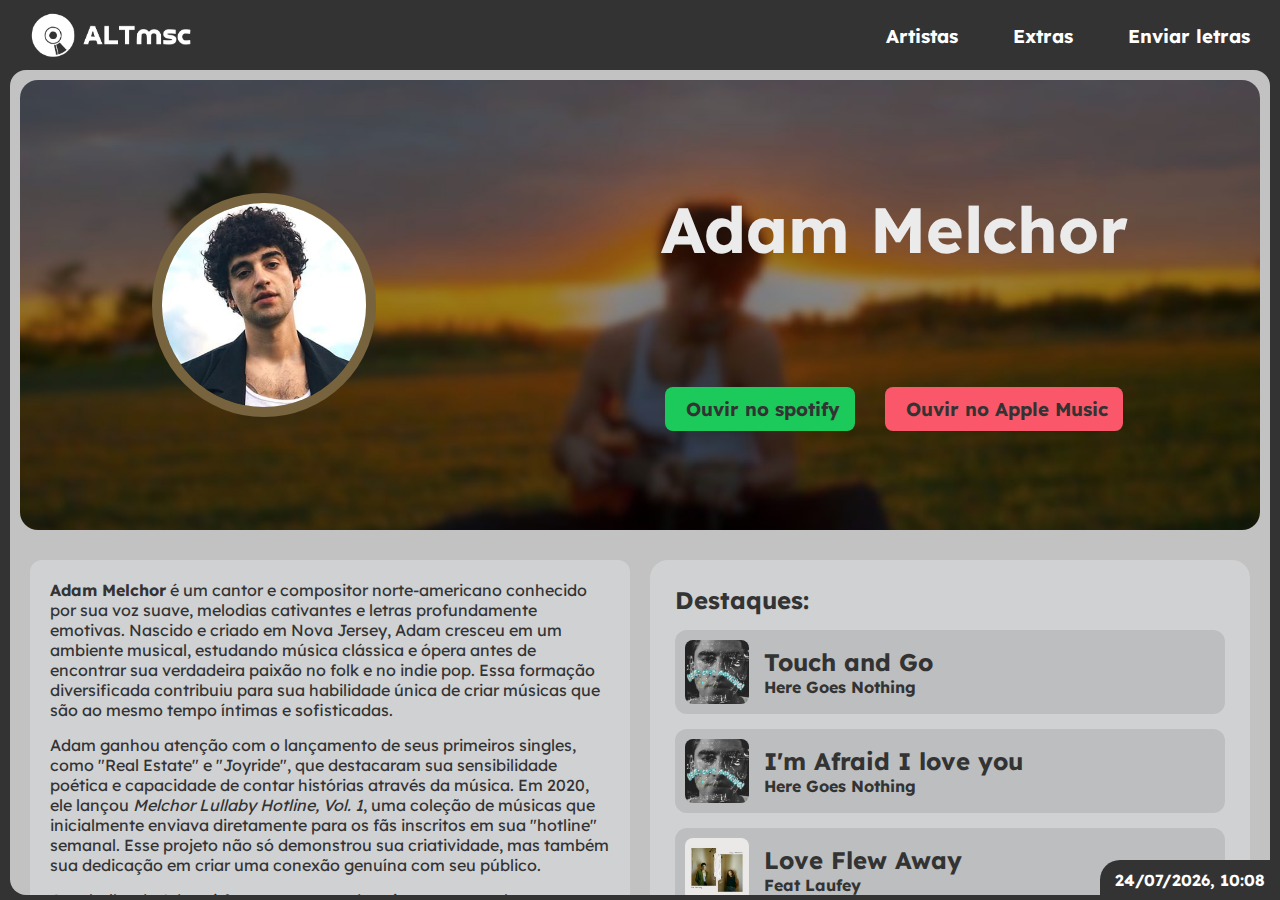
<file: Adam Melchor.html>
<!DOCTYPE html>
<html lang="pt">

<head>
    <meta charset="UTF-8">
    <meta name="viewport" content="width=device-width, initial-scale=1.0">
    <link rel="stylesheet" href="CSS/geral.css">
    <link rel="stylesheet" href="CSS/artistas.css">
    <link rel="stylesheet" href="https://cdnjs.cloudflare.com/ajax/libs/font-awesome/6.7.0/css/all.min.css"
        integrity="sha512-9xKTRVabjVeZmc+GUW8GgSmcREDunMM+Dt/GrzchfN8tkwHizc5RP4Ok/MXFFy5rIjJjzhndFScTceq5e6GvVQ=="
        crossorigin="anonymous" referrerpolicy="no-referrer" />
        <link rel="icon" href="IMG/icon.png">
        <title>ALTmsc - Adam Melchor</title>
</head>

<body>
    <header></header>
    <main>
        <!------------------------------------------------------------------------------------------------------------------------>

        <div class="top" style='background-image: url(IMG/Adam_Melchor/adambanner.jpg);'>
            <img src="IMG/Adam_Melchor/adamicon.jpg" alt="Noah kahan" style="border: 10px solid #77633d;">
            <div class="nome_abrir">
                <h1 class="nome">Adam Melchor</h1>
                <div class="abrir_em">
                    <h3 id="spotify"><a
                            href="https://open.spotify.com/intl-pt/artist/54tv11ndFfiqXiR03PwdlB?si=um5S6iJsRfiBryE6bYGslQ"
                            target="_blank"><i class="fa-brands fa-spotify"></i>&emsp13;Ouvir no spotify</a></h3>
                    <h3 id="apple_music"><a href="https://music.apple.com/pt/artist/adam-melchor/849341905"
                            target="_blank"><i class="fa-solid fa-music"></i>&emsp13;Ouvir no Apple Music</a></h3>
                </div>
            </div>
        </div>
        <div class="info_musicas">
            <div class="info">
                <p><b>Adam Melchor</b> é um cantor e compositor norte-americano conhecido por sua voz suave, melodias
                    cativantes e letras profundamente emotivas. Nascido e criado em Nova Jersey, Adam cresceu em um
                    ambiente musical, estudando música clássica e ópera antes de encontrar sua verdadeira paixão no folk
                    e no indie pop. Essa formação diversificada contribuiu para sua habilidade única de criar músicas
                    que são ao mesmo tempo íntimas e sofisticadas.</p>
                <p>Adam ganhou atenção com o lançamento de seus primeiros singles, como "Real Estate" e "Joyride", que
                    destacaram sua sensibilidade poética e capacidade de contar histórias através da música. Em 2020,
                    ele lançou <em>Melchor Lullaby Hotline, Vol. 1</em>, uma coleção de músicas que inicialmente enviava
                    diretamente para os fãs inscritos em sua "hotline" semanal. Esse projeto não só demonstrou sua
                    criatividade, mas também sua dedicação em criar uma conexão genuína com seu público.</p>
                <p>O trabalho de Adam é frequentemente descrito como um abraço sonoro, com arranjos minimalistas e
                    letras que exploram amor, perda, nostalgia e esperança. Suas canções, como "Last Time" e "Begin
                    Again", são capazes de transformar emoções complexas em experiências musicais profundamente
                    reconfortantes. Inspirado por artistas como Sufjan Stevens e Paul Simon, ele combina elementos do
                    folk tradicional com uma abordagem moderna e pessoal.</p>
                <p>Além de sua música, Adam é conhecido por sua energia calorosa e acessível, muitas vezes interagindo
                    diretamente com os fãs e compartilhando momentos de sua vida de forma autêntica. Ele também colabora
                    regularmente com outros artistas, trazendo sua sensibilidade única para diferentes projetos. Adam
                    Melchor continua a crescer como uma das vozes mais promissoras da cena indie, tocando corações com
                    cada nova canção e reafirmando o poder da música para unir e confortar.</p>
            </div>
            <div class="musicas">
                <h2>Destaques:</h2>
                <div class="musica">
                    <img src="IMG/Adam_Melchor/heregoes.jpg" alt="Here Goes Nothing">
                    <div class="musica-info">
                        <h2><a href="lyrics.html?idm=5">Touch and Go</a></h2>
                        <h4><a href="">Here Goes Nothing</a></h4>
                    </div>
                </div>
                <div class="musica">
                    <img src="IMG/Adam_Melchor/heregoes.jpg" alt="Here Goes Nothing">
                    <div class="musica-info">
                        <h2><a href="lyrics.html?idm=7">I'm Afraid I love you</a></h2>
                        <h4><a href="">Here Goes Nothing</a></h4>
                    </div>

                </div>
                <div class="musica">
                    <img src="IMG/Adam_Melchor/loveflew.jpg" alt="Love flew away">
                    <div class="musica-info">
                        <h2><a href="lyrics.html?idm=22">Love Flew Away</a></h2>
                        <h4><a href="https://open.spotify.com/intl-pt/artist/7gW0r5CkdEUMm42w9XpyZO?si=xyFc4PetREWK6q1H6HxoGQ" target="_blank">Feat Laufey</a></h4>
                    </div>

                </div>
                <div class="musica">
                    <img src="IMG/Adam_Melchor/archer.jpg" alt="The archer">
                    <div class="musica-info">
                        <h2><a href="lyrics.html?idm=23">The archer</a></h2>
                        <h4><a href="">The archer</a></h4>
                    </div>

                </div>
                <div class="musica">
                    <img src="IMG/Adam_Melchor/lulabies.jpg" alt="Lullaby hotline">
                    <div class="musica-info">
                        <h2><a href="lyrics.html?idm=24">Begin Again</a></h2>
                        <h4><a href="">Melchor Lullaby Hotline</a></h4>
                    </div>

                </div>
            </div>
        </div>
        <div class="albuns">
            <h2>Discografia:</h2>
            <div class="ALBUNS">
                <a href="lyrics.html?ida=23">
                    <div class="album">
                        <img src="IMG/Adam_Melchor/fruitland.jpg" alt="FRUITLAND">
                        <h3>FRUITLAND</h3>
                    </div>
                </a>
                <a href="lyrics.html?ida=24">
                    <div class="album">
                        <img src="IMG/Adam_Melchor/heregoes.jpg" alt="Here Goes Nothing">
                        <h3>Here Goes Nothing</h3>
                    </div>
                </a>
                <a href="lyrics.html?ida=25">
                    <div class="album">
                        <img src="IMG/Adam_Melchor/lulabies.jpg" alt="Melchor Lullaby Hotline Vol.1">
                        <h3>Melchor Lullaby Hotline Vol.1</h3>
                    </div>
                </a>
                <a href="lyrics.html?ida=26">
                    <div class="album">
                        <img src="IMG/Adam_Melchor/summercamp.jpg" alt="Summer Camp">
                        <h3>Summer Camp (EP)</h3>
                    </div>
                </a>
                <a href="lyrics.html?ida=27">
                    <div class="album">
                        <img src="IMG/Adam_Melchor/planonyou.jpg" alt="Plan on you">
                        <h3>Plan on You(EP)</h3>
                    </div>
                </a>
                <a href="lyrics.html?ida=28">
                    <div class="album">
                        <img src="IMG/Adam_Melchor/archer.jpg" alt="The Archer">
                        <h3>The Archer (EP)</h3>
                    </div>
                </a>

            </div>
        </div>

        <!------------------------------------------------------------------------------------------------------------------------>
        <div id="data_hora"></div>
        <div class="final"></div>
        <footer></footer>
    </main>
    <script src="SCRIPT/geral.js"></script>

</body>

</html>
</file>
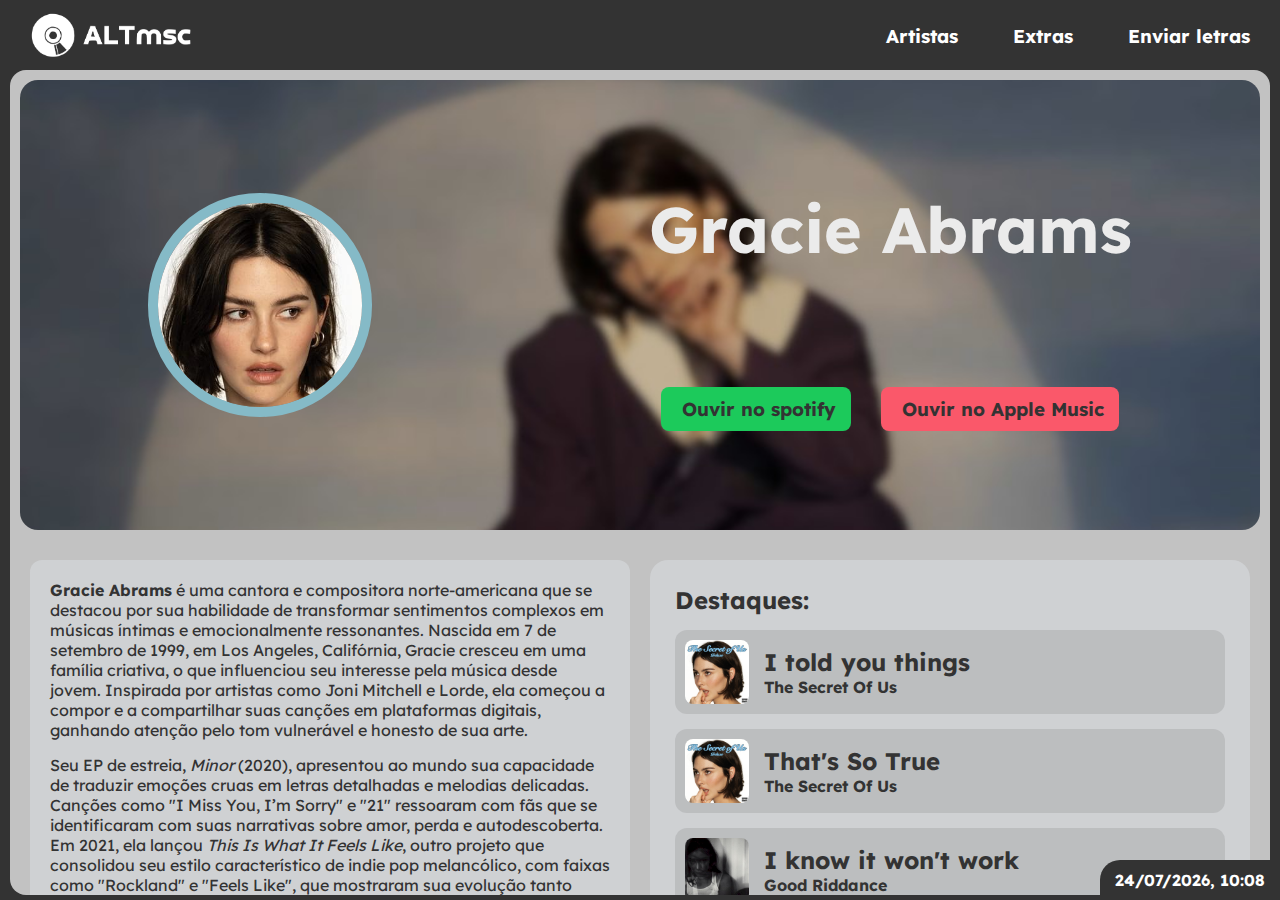
<file: Gracie Abrams.html>
<!DOCTYPE html>
<html lang="pt">

<head>
    <meta charset="UTF-8">
    <meta name="viewport" content="width=device-width, initial-scale=1.0">
    <link rel="stylesheet" href="CSS/geral.css">
    <link rel="stylesheet" href="CSS/artistas.css">
    <link rel="stylesheet" href="https://cdnjs.cloudflare.com/ajax/libs/font-awesome/6.7.0/css/all.min.css"
        integrity="sha512-9xKTRVabjVeZmc+GUW8GgSmcREDunMM+Dt/GrzchfN8tkwHizc5RP4Ok/MXFFy5rIjJjzhndFScTceq5e6GvVQ=="
        crossorigin="anonymous" referrerpolicy="no-referrer" />
        <link rel="icon" href="IMG/icon.png">
    <title>ALTmsc - Gracie Abrams</title>
</head>

<body>
    <header></header>
    <main>
        <!------------------------------------------------------------------------------------------------------------------------>

        <div class="top" style='background-image: url(IMG/Gracie_Abrams/graciebanner.jpg);'>
            <img src="IMG/Gracie_Abrams/gracieicon.jpg" alt="Noah kahan" style="border: 10px solid #85bac7;">
            <div class="nome_abrir">
                <h1 class="nome">Gracie Abrams</h1>
                <div class="abrir_em">
                    <h3 id="spotify"><a
                            href="https://open.spotify.com/intl-pt/artist/4tuJ0bMpJh08umKkEXKUI5?si=gCOFyEBgSCqW2hUSBZbgjQ"
                            target="_blank"><i class="fa-brands fa-spotify"></i>&emsp13;Ouvir no spotify</a></h3>
                    <h3 id="apple_music"><a href="https://music.apple.com/pt/artist/gracie-abrams/1450554836"
                            target="_blank"><i class="fa-solid fa-music"></i>&emsp13;Ouvir no Apple Music</a></h3>
                </div>
            </div>
        </div>
        <div class="info_musicas">
            <div class="info">
                <p><b>Gracie Abrams</b> é uma cantora e compositora norte-americana que se destacou por sua habilidade de
                    transformar sentimentos complexos em músicas íntimas e emocionalmente ressonantes. Nascida em 7 de
                    setembro de 1999, em Los Angeles, Califórnia, Gracie cresceu em uma família criativa, o que
                    influenciou seu interesse pela música desde jovem. Inspirada por artistas como Joni Mitchell e
                    Lorde, ela começou a compor e a compartilhar suas canções em plataformas digitais, ganhando atenção
                    pelo tom vulnerável e honesto de sua arte.</p>
                <p>Seu EP de estreia, <em>Minor</em> (2020), apresentou ao mundo sua capacidade de traduzir emoções
                    cruas em letras detalhadas e melodias delicadas. Canções como "I Miss You, I’m Sorry" e "21"
                    ressoaram com fãs que se identificaram com suas narrativas sobre amor, perda e autodescoberta. Em
                    2021, ela lançou <em>This Is What It Feels Like</em>, outro projeto que consolidou seu estilo
                    característico de indie pop melancólico, com faixas como "Rockland" e "Feels Like", que mostraram
                    sua evolução tanto como compositora quanto como intérprete.</p>
                <p>Gracie é frequentemente elogiada por sua autenticidade e vulnerabilidade. Suas apresentações ao vivo
                    são conhecidas por criar uma conexão profunda com o público, e sua presença digital reflete essa
                    mesma proximidade. Ela frequentemente compartilha insights sobre seu processo criativo e momentos de
                    sua vida, o que a tornou uma figura querida entre os fãs.</p>
                <p>Como uma das novas vozes mais promissoras da música indie pop, Gracie Abrams está moldando uma
                    geração de artistas que priorizam a honestidade emocional em suas composições. Com letras que soam
                    como entradas de um diário e uma sensibilidade melódica única, Gracie continua a cativar ouvintes ao
                    redor do mundo, estabelecendo-se como uma artista essencial para quem busca música que toca a alma.
                </p>
            </div>
            <div class="musicas">
                <h2>Destaques:</h2>
                <div class="musica">
                    <img src="IMG/Gracie_Abrams/secretofus.jpg" alt="The Secret Of Us">
                    <div class="musica-info">
                        <h2><a href="lyrics.html?idm=0">I told you things</a></h2>
                        <h4><a href="lyrics.html?ida=0">The Secret Of Us</a></h4>
                    </div>
                </div>
                <div class="musica">
                    <img src="IMG/Gracie_Abrams/secretofus.jpg" alt="The Secret Of Us">
                    <div class="musica-info">
                        <h2><a href="lyrics.html?idm=4">That's So True</a></h2>
                        <h4><a href="lyrics.html?ida=0">The Secret Of Us</a></h4>
                    </div>

                </div>
                <div class="musica">
                    <img src="IMG/Gracie_Abrams/goodridance.jpg" alt="Good Riddance">
                    <div class="musica-info">
                        <h2><a href="lyrics.html?idm=10">I know it won't work</a></h2>
                        <h4><a href="">Good Riddance</a></h4>
                    </div>

                </div>
                <div class="musica">
                    <img src="IMG/Gracie_Abrams/minor.jpg" alt="minor">
                    <div class="musica-info">
                        <h2><a href="lyrics.html?idm=11">21</a></h2>
                        <h4><a href="">minor</a></h4>
                    </div>

                </div>
                <div class="musica">
                    <img src="IMG/Gracie_Abrams/goodridance.jpg" alt="Good Riddance">
                    <div class="musica-info">
                        <h2><a href="lyrics.html?idm=12">Amelie</a></h2>
                        <h4><a href="">Good Riddance</a></h4>
                    </div>

                </div>
            </div>
        </div>
        <div class="albuns">
            <h2>Discografia:</h2>
            <div class="ALBUNS">
                <a href="lyrics.html?ida=0">
                    <div class="album">
                        <img src="IMG/Gracie_Abrams/secretofus.jpg" alt="The Secret Of Us">
                        <h3>The Secret Of Us</h3>
                    </div>
                </a>
                <a href="lyrics.html?ida=29">
                    <div class="album">
                        <img src="IMG//Gracie_Abrams/goodridance.jpg" alt="Good Riddance">
                        <h3>Good Riddance</h3>
                    </div>
                </a>
                <a href="lyrics.html?ida=30">
                    <div class="album">
                        <img src="IMG//Gracie_Abrams/feelslike.jpg" alt="This Is What It Feels Like">
                        <h3>This Is What It Feels Like (EP)</h3>
                    </div>
                </a>
                <a href="lyrics.html?ida=31">
                    <div class="album">
                        <img src="IMG/Gracie_Abrams/minor.jpg" alt="minor">
                        <h3>minor (EP)</h3>
                    </div>
                </a>

            </div>
        </div>

        <!------------------------------------------------------------------------------------------------------------------------>
        <div id="data_hora"></div>
        <div class="final"></div>
        <footer></footer>
    </main>
    <script src="SCRIPT/geral.js"></script>

</body>

</html>
</file>
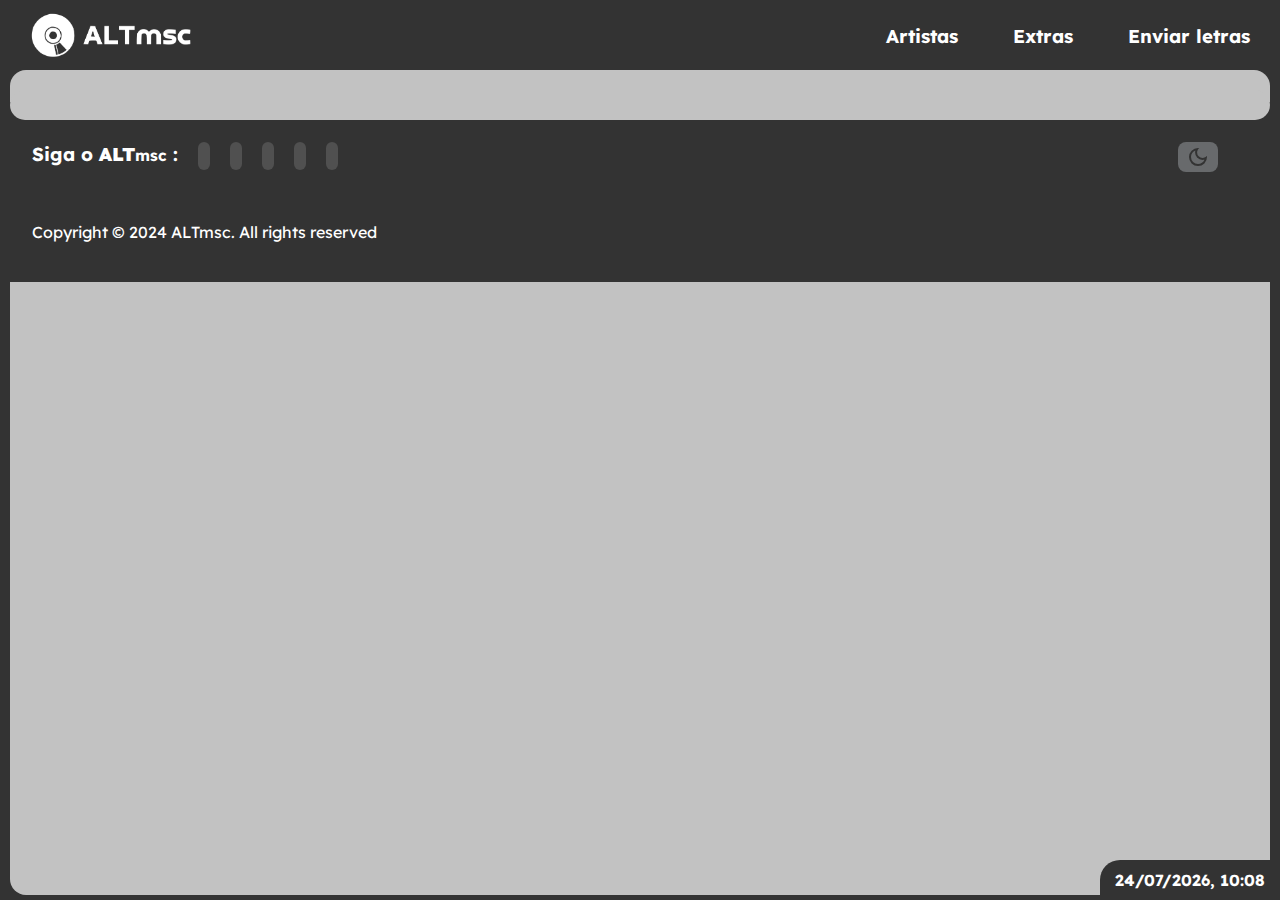
<file: lyrics.html>
<!DOCTYPE html>
<html lang="pt">

<head>
    <meta charset="UTF-8">
    <meta name="viewport" content="width=device-width, initial-scale=1.0">
    <link rel="stylesheet" href="CSS/geral.css">
    <link rel="stylesheet" href="CSS/musicas.css">
    <link rel="stylesheet" href="CSS/albuns.css">
    <link rel="stylesheet" href="https://cdnjs.cloudflare.com/ajax/libs/font-awesome/6.7.0/css/all.min.css"
        integrity="sha512-9xKTRVabjVeZmc+GUW8GgSmcREDunMM+Dt/GrzchfN8tkwHizc5RP4Ok/MXFFy5rIjJjzhndFScTceq5e6GvVQ=="
        crossorigin="anonymous" referrerpolicy="no-referrer" />
    <title>ALTmsc - musica</title>
    <link rel="icon" href="IMG/icon.png">
</head>

<body>
    <header></header>
    <main>
        <div id="content"></div>
        
        <div id="data_hora"></div>
        <div class="final"></div>
        <footer></footer>
    </main>
    <script src="SCRIPT/geral.js"></script>
    <script src="SCRIPT/musicas.js"></script>

</body>

</html>
</file>
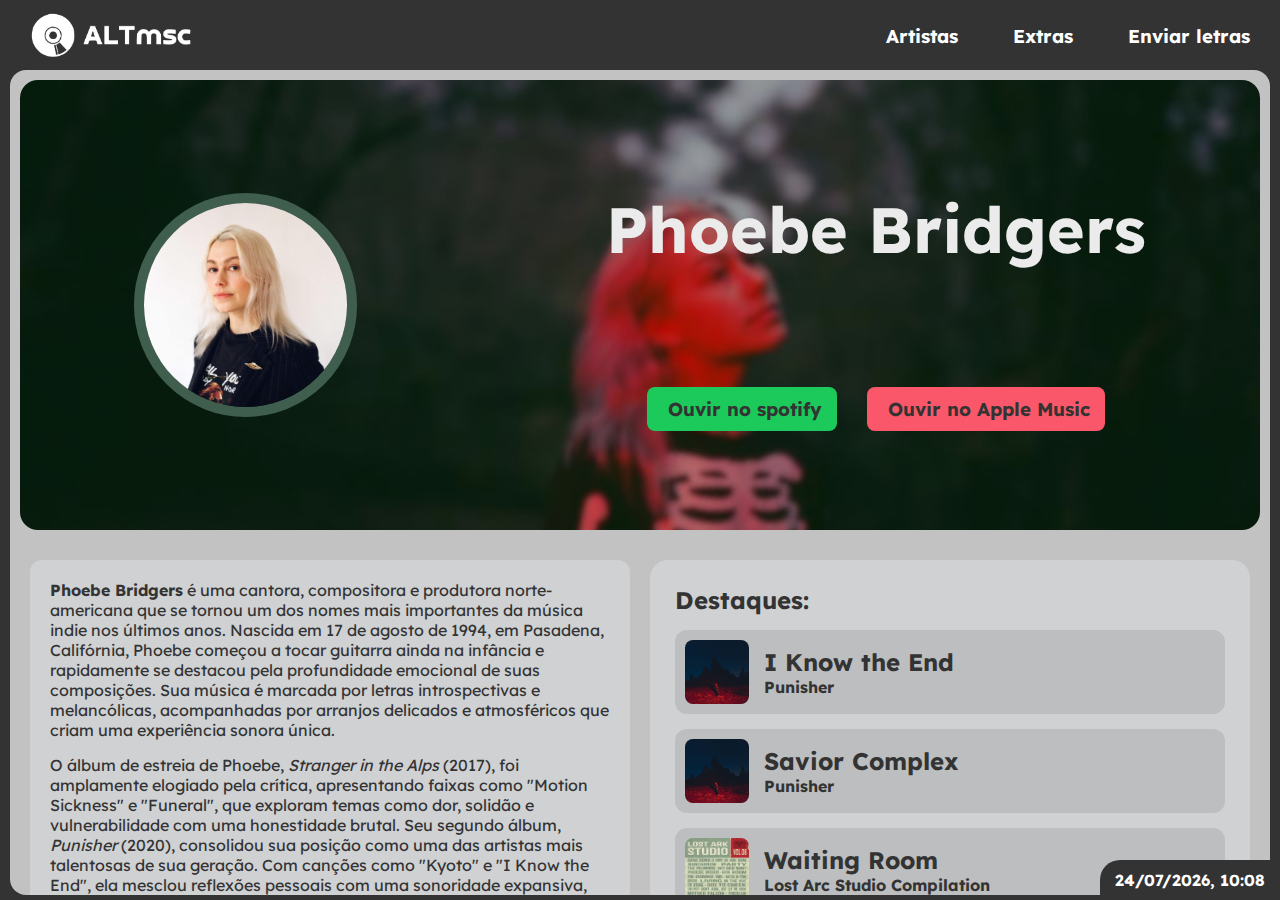
<file: Phoebe Bridgers.html>
<!DOCTYPE html>
<html lang="pt">

<head>
    <meta charset="UTF-8">
    <meta name="viewport" content="width=device-width, initial-scale=1.0">
    <link rel="stylesheet" href="CSS/geral.css">
    <link rel="stylesheet" href="CSS/artistas.css">
    <link rel="stylesheet" href="https://cdnjs.cloudflare.com/ajax/libs/font-awesome/6.7.0/css/all.min.css"
        integrity="sha512-9xKTRVabjVeZmc+GUW8GgSmcREDunMM+Dt/GrzchfN8tkwHizc5RP4Ok/MXFFy5rIjJjzhndFScTceq5e6GvVQ=="
        crossorigin="anonymous" referrerpolicy="no-referrer" />
        <link rel="icon" href="IMG/icon.png">
    <title>Altmsc - Phoebe Bridgers</title>
</head>

<body>
    <header></header>
    <main>
        <!------------------------------------------------------------------------------------------------------------------------>

        <div class="top" style='background-image: url(IMG/Phoebe_Bridgers/phoebebanner.jpg);'>
            <img src="IMG/Phoebe_Bridgers/phoebeicon.jpg" alt="Noah kahan" style="border: 10px solid #3f5e4e;">
            <div class="nome_abrir">
                <h1 class="nome">Phoebe Bridgers</h1>
                <div class="abrir_em">
                    <h3 id="spotify"><a
                            href="https://open.spotify.com/intl-pt/artist/1r1uxoy19fzMxunt3ONAkG?si=5kHQXDM_RL-VDXW3XVb4lg"
                            target="_blank"><i class="fa-brands fa-spotify"></i>&emsp13;Ouvir no spotify</a></h3>
                    <h3 id="apple_music"><a href="https://music.apple.com/pt/artist/phoebe-bridgers/697833299"
                            target="_blank"><i class="fa-solid fa-music"></i>&emsp13;Ouvir no Apple Music</a></h3>
                </div>
            </div>
        </div>
        <div class="info_musicas">
            <div class="info">
                <p>
                    <b>Phoebe Bridgers</b> é uma cantora, compositora e produtora norte-americana que se tornou um dos nomes mais
                    importantes da música indie nos últimos anos. Nascida em 17 de agosto de 1994, em Pasadena, Califórnia,
                    Phoebe começou a tocar guitarra ainda na infância e rapidamente se destacou pela profundidade emocional
                    de suas composições. Sua música é marcada por letras introspectivas e melancólicas, acompanhadas por
                    arranjos delicados e atmosféricos que criam uma experiência sonora única.
                </p>

                <p>
                    O álbum de estreia de Phoebe, <em>Stranger in the Alps</em> (2017), foi amplamente elogiado pela crítica,
                    apresentando faixas como "Motion Sickness" e "Funeral", que exploram temas como dor, solidão e
                    vulnerabilidade com uma honestidade brutal. Seu segundo álbum, <em>Punisher</em> (2020), consolidou sua posição
                    como uma das artistas mais talentosas de sua geração. Com canções como "Kyoto" e "I Know the End", ela
                    mesclou reflexões pessoais com uma sonoridade expansiva, recebendo várias indicações ao Grammy.
                </p>

                <p>
                    Além de sua carreira solo, Phoebe é conhecida por suas colaborações em projetos como <b>boygenius</b>, ao lado
                    de Lucy Dacus e Julien Baker, e <b>Better Oblivion Community Center</b>, com Conor Oberst. Esses trabalhos
                    destacam sua habilidade de se conectar com outros artistas, criando música que é ao mesmo tempo
                    colaborativa e profundamente pessoal.
                </p>

                <p>
                    Phoebe também é reconhecida por sua autenticidade fora dos palcos. Ela frequentemente aborda questões
                    como saúde mental, direitos LGBTQ+ e justiça social, usando sua plataforma para apoiar causas
                    importantes. Sua estética única, que combina humor ácido com uma sensibilidade vulnerável, ressoa com
                    fãs em todo o mundo, tornando-a uma figura essencial no cenário indie. Com uma voz etérea e uma
                    narrativa poderosa, Phoebe Bridgers continua a cativar e inspirar.
                </p>
            </div>
            <div class="musicas">
                <h2>Destaques:</h2>
                <div class="musica">
                    <img src="IMG/Phoebe_Bridgers/punisher.jpg" alt="Punisher">
                    <div class="musica-info">
                        <h2><a href="lyrics.html?idm=2">I Know the End</a></h2>
                        <h4><a href="">Punisher</a></h4>
                    </div>
                </div>
                <div class="musica">
                    <img src="IMG/Phoebe_Bridgers/punisher.jpg" alt="Punisher">
                    <div class="musica-info">
                        <h2><a href="lyrics.html?idm=9">Savior Complex</a></h2>
                        <h4><a href="">Punisher</a></h4>
                    </div>

                </div>
                <div class="musica">
                    <img src="IMG/Phoebe_Bridgers/waitingroom.png" alt="Waiting Room">
                    <div class="musica-info">
                        <h2><a href="lyrics.html?idm=16">Waiting Room</a></h2>
                        <h4><a href="https://open.spotify.com/intl-pt/album/1SiSNGAf4CVJgF63NJyTw9?si=p_llvPbSTBiECsXNf64Upw" target="_blank">Lost Arc Studio Compilation</a></h4>
                    </div>

                </div>
                <div class="musica">
                    <img src="IMG/Phoebe_Bridgers/wine.jpg" alt="So much Wine">
                    <div class="musica-info">
                        <h2><a href="lyrics.html?idm=17">So much Wine</a></h2>
                        <h4><a href="">So much Wine</a></h4>
                    </div>

                </div>
                <div class="musica">
                    <img src="IMG/Phoebe_Bridgers/stranger.jpg" alt="Stranger in the Alps">
                    <div class="musica-info">
                        <h2><a href="lyrics.html?idm=18">Funeral</a></h2>
                        <h4><a href="">Stranger in the Alps</a></h4>
                    </div>

                </div>
            </div>
        </div>
        <div class="albuns">
            <h2>Discografia:</h2>
            <div class="ALBUNS">
                <a href="lyrics.html?ida=17">
                    <div class="album">
                        <img src="IMG/Phoebe_Bridgers/wine.jpg" alt="So much wine">
                        <h3>So Much Wine (EP)</h3>
                    </div>
                </a>
                <a href="lyrics.html?ida=18">
                    <div class="album">
                        <img src="IMG/Phoebe_Bridgers/december.jpg" alt="through december">
                        <h3>If We Make It Through December (EP)</h3>
                    </div>
                </a>
                <a href="lyrics.html?ida=19">
                    <div class="album">
                        <img src="IMG/Phoebe_Bridgers/dayafter.jpg" alt="day after tomorrow">
                        <h3>Day After Tomorrow (EP)</h3>
                    </div>
                </a>
                <a href="lyrics.html?ida=20">
                    <div class="album">
                        <img src="IMG/Phoebe_Bridgers/killer.jpg" alt="killer">
                        <h3>Copycat Killer</h3>
                    </div>
                </a>
                <a href="lyrics.html?ida=21">
                    <div class="album">
                        <img src="IMG/Phoebe_Bridgers/punisher.jpg" alt="Punisher">
                        <h3>Punisher</h3>
                    </div>
                </a>
                <a href="lyrics.html?ida=22">
                    <div class="album">
                        <img src="IMG/Phoebe_Bridgers/stranger.jpg" alt="stranger">
                        <h3>Stranger in the Alps</h3>
                    </div>
                </a>
            </div>
        </div>

        <!------------------------------------------------------------------------------------------------------------------------>
        <div id="data_hora"></div>
        <div class="final"></div>
        <footer></footer>
    </main>
    <script src="SCRIPT/geral.js"></script>

</body>

</html>
</file>
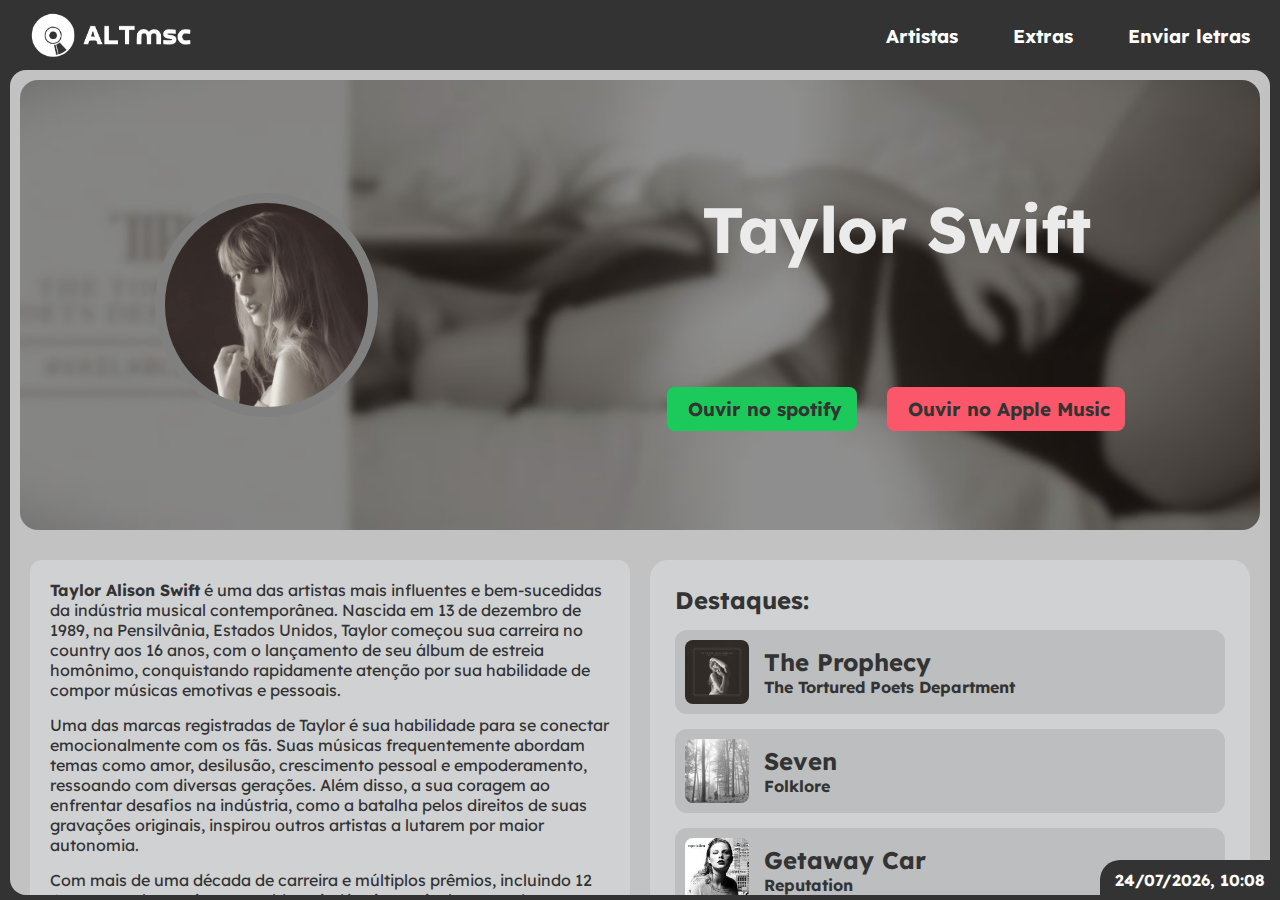
<file: Taylor Swift.html>
<!DOCTYPE html>
<html lang="pt">

<head>
    <meta charset="UTF-8">
    <meta name="viewport" content="width=device-width, initial-scale=1.0">
    <link rel="stylesheet" href="CSS/geral.css">
    <link rel="stylesheet" href="CSS/artistas.css">
    <link rel="stylesheet" href="https://cdnjs.cloudflare.com/ajax/libs/font-awesome/6.7.0/css/all.min.css"
        integrity="sha512-9xKTRVabjVeZmc+GUW8GgSmcREDunMM+Dt/GrzchfN8tkwHizc5RP4Ok/MXFFy5rIjJjzhndFScTceq5e6GvVQ=="
        crossorigin="anonymous" referrerpolicy="no-referrer" />
        <link rel="icon" href="IMG/icon.png">
    <title>Altmsc - Taylor Swift</title>
</head>

<body>
    <header></header>
    <main>
        <!------------------------------------------------------------------------------------------------------------------------>

        <div class="top" style="background-image:url(IMG/Taylor_Swift/bannerTaylor.jpg);">
            <img src="IMG/Taylor_Swift/tayloricon.jpg" alt="Taylor Swift" style="border: 10px solid grey;">
            <div class="nome_abrir">
                <h1 class="nome">Taylor Swift</h1>
                <div class="abrir_em">
                    <h3 id="spotify"><a
                            href="https://open.spotify.com/intl-pt/artist/06HL4z0CvFAxyc27GXpf02?si=1Iy-MYuwRvmA95bBWcniKg"
                            target="_blank"><i class="fa-brands fa-spotify"></i>&emsp13;Ouvir no spotify</a></h3>
                    <h3 id="apple_music"><a href="https://music.apple.com/pt/artist/taylor-swift/159260351"
                            target="_blank"><i class="fa-solid fa-music"></i></i>&emsp13;Ouvir no Apple Music</a></h3>
                </div>
            </div>
        </div>
        <div class="info_musicas">
            <div class="info">
                <p><b>Taylor Alison Swift</b> é uma das artistas mais influentes e bem-sucedidas da indústria musical
                    contemporânea.
                    Nascida em 13 de dezembro de 1989, na Pensilvânia, Estados Unidos, Taylor começou sua carreira no
                    country aos 16 anos, com o lançamento de seu álbum de estreia homônimo, conquistando rapidamente
                    atenção por sua habilidade de compor músicas emotivas e pessoais.

                <p>
                    Uma das marcas registradas de Taylor é sua habilidade para se conectar emocionalmente com os fãs.
                    Suas músicas frequentemente abordam temas como amor, desilusão, crescimento pessoal e empoderamento,
                    ressoando com diversas gerações. Além disso, a sua coragem ao enfrentar desafios na indústria, como
                    a
                    batalha pelos direitos de suas gravações originais, inspirou outros artistas a lutarem por maior
                    autonomia.
                </p>

                <p>
                    Com mais de uma década de carreira e múltiplos prêmios, incluindo 12 Grammys, ela continua a moldar
                    a indústria
                    musical, provando que sua relevância transcende tendências e gerações. Taylor Swift é, sem dúvida,
                    uma força única no cenário artístico global.
                </p>
                <p>
                    Em 2023, Taylor Swift iniciou o <em>The Eras Tour</em>, uma celebração épica de todas as fases de sua carreira. O
                    espetáculo é uma viagem nostálgica pelos diferentes "eras" musicais que definiram sua trajetória, desde
                    o country de Fearless até o folk intimista de folklore e o pop vibrante de 1989. Com produções visuais
                    impressionantes, setlists cuidadosamente elaboradas e performances emocionantes, o tour quebrou recordes
                    de bilheteira e reafirmou Taylor como uma das maiores performers da atualidade. Mais do que um concerto,
                    The Eras Tour tornou-se um evento cultural global, unindo fãs ao redor do mundo e destacando o impacto
                    duradouro de sua música.
                </p>
            </div>
            <div class="musicas">
                <h2>Destaques:</h2>
                <div class="musica">
                    <img src="IMG/Taylor_Swift/torturedpoets.jpg" alt="ttpd">
                    <div class="musica-info">
                        <h2><a href="lyrics.html?idm=1">The Prophecy</a></h2>
                        <h4><a href="lyrics.html?ida=1">The Tortured Poets Department</a></h4>
                    </div>
                </div>
                <div class="musica">
                    <img src="IMG/Taylor_Swift/folklore.jpg" alt="folklore">
                    <div class="musica-info">
                        <h2><a href="lyrics.html?idm=6">Seven</a></h2>
                        <h4><a href="">Folklore</a></h4>
                    </div>

                </div>
                <div class="musica">
                    <img src="IMG/Taylor_Swift/reputation.jpg" alt="reputation">
                    <div class="musica-info">
                        <h2><a href="lyrics.html?idm=13">Getaway Car</a></h2>
                        <h4><a href="">Reputation</a></h4>
                    </div>

                </div>
                <div class="musica">
                    <img src="IMG/Taylor_Swift/speaknow.jpg" alt="speaknow">
                    <div class="musica-info">
                        <h2><a href="lyrics.html?idm=14">Haunted</a></h2>
                        <h4><a href="">Speak Now</a></h4>
                    </div>

                </div>
                <div class="musica">
                    <img src="IMG/Taylor_Swift/evermore.jpg" alt="evermore">
                    <div class="musica-info">
                        <h2><a href="lyrics.html?idm=15">tolerate it</a></h2>
                        <h4><a href="">evermore</a></h4>
                    </div>

                </div>
            </div>
        </div>
        <div class="albuns">
            <h2>Discografia:</h2>
            <div class="ALBUNS">
                <a href="lyrics.html?ida=1">
                    <div class="album">
                        <img src="IMG/Taylor_Swift/torturedpoets.jpg" alt="Tortured Poets">
                        <h3>THE TORTURED POETS DEPARTMENT</h3>
                    </div>
                </a>
                <a href="lyrics.html?ida=3">
                    <div class="album">
                        <img src="IMG/Taylor_Swift/midnights.jpg" alt="midnights">
                        <h3>Midnights</h3>
                    </div>
                </a>
                <a href="lyrics.html?ida=4">
                    <div class="album">
                        <img src="IMG/Taylor_Swift/evermore.jpg" alt="evermore">
                        <h3>evermore</h3>
                    </div>
                </a>
                <a href="lyrics.html?ida=5">
                    <div class="album">
                        <img src="IMG/Taylor_Swift/folklore.jpg" alt="folklore">
                        <h3>folklore</h3>
                    </div>
                </a>
                <a href="lyrics.html?ida=6">
                    <div class="album">
                        <img src="IMG/Taylor_Swift/lover.jpg" alt="Lover">
                        <h3>Lover</h3>
                    </div>
                </a>
                <a href="lyrics.html?ida=7">
                    <div class="album">
                        <img src="IMG/Taylor_Swift/reputation.jpg" alt="reputation">
                        <h3>reputation</h3>
                    </div>
                </a>
                <a href="lyrics.html?ida=8">
                    <div class="album">
                        <img src="IMG/Taylor_Swift/1989.jpg" alt="1989">
                        <h3>1989</h3>
                    </div>
                </a>
                <a href="lyrics.html?ida=9">
                    <div class="album">
                        <img src="IMG/Taylor_Swift/red.jpg" alt="RED">
                        <h3>RED</h3>
                    </div>
                </a>
                <a href="lyrics.html?ida=10">
                    <div class="album">
                        <img src="IMG/Taylor_Swift/speaknow.jpg" alt="Speak Now">
                        <h3>Speak Now</h3>
                    </div>
                </a>
                <a href="lyrics.html?ida=11">
                    <div class="album">
                        <img src="IMG/Taylor_Swift/fearless.jpg" alt="Fearless">
                        <h3>Fearless</h3>
                    </div>
                </a>
                <a href="lyrics.html?ida=12">
                    <div class="album">
                        <img src="IMG/Taylor_Swift/taylor_album.jpg" alt="Taylor Swift (Debut)">
                        <h3>Taylor Swift (Debut)</h3>
                    </div>
                </a>
            </div>
        </div>

        <!------------------------------------------------------------------------------------------------------------------------>
        <div id="data_hora"></div>
        <div class="final"></div>
        <footer></footer>
    </main>
    <script src="SCRIPT/geral.js"></script>

</body>

</html>
</file>
<file: CSS/geral.css>
@import url('https://fonts.googleapis.com/css2?family=Poppins:ital,wght@0,100;0,200;0,300;0,400;0,500;0,600;0,700;0,800;0,900;1,100;1,200;1,300;1,400;1,500;1,600;1,700;1,800;1,900&display=swap');
@import url('https://fonts.googleapis.com/css2?family=Lexend:wght@100..900&family=Poppins:ital,wght@0,100;0,200;0,300;0,400;0,500;0,600;0,700;0,800;0,900;1,100;1,200;1,300;1,400;1,500;1,600;1,700;1,800;1,900&display=swap');
:root{
    --header-color: #333;
    --background-color: #c2c2c2;
    --divs-color:#f0f8ff48;
    --interndivs-color:#57565627;
    --text-color:#333;
    --button-color:#ffffffd8;
}
.darkmode{
    --header-color: #070707;
    --background-color: #222222;
    --divs-color:#63636348;
    --interndivs-color:#1f1f1f27;
    --text-color:rgb(221, 221, 221);
    --button-color:#6666665e;
}
*{
    font-family: Lexend;
    margin: 0;
    padding: 0;
    box-sizing: border-box;
}
header{
    display: flex;
    width: 100%;
    height: 60px;
    background-color: var(--header-color);
}
.home{
    height: 60px;
    align-items: center;
}
html, body{
    width: 100%;
    height: 100%;
    background-color: var(--header-color);
}
.home h1{
    color: white;
    font-size: 2.986rem;
    transition: all 0.3s ease;
}
.home h5{
    color: white;
    font-size: 1.44rem;
    align-self:flex-end;
    transition: all 0.3s ease;
}

.home img{
    width: 220px;
    margin-top: 10px;
}

header a.home{
    display: flex;
    text-decoration: none;
    padding: 5px;
}

nav{
    position: relative;
    right: 0;
    bottom: 0;
    width: 100%;
    height: 100%;
    align-content: center;
}


.menu {
    display: flex;
    justify-content: right;
    position: relative;
    gap: 20px;
    padding: 20px;
    list-style: none;
}

.menu li{
    display: flex;
    gap: 10px;
    padding: 4px 8px;
    border-radius: 8px;
}

.menu > li {
    position: relative; /* Necessário para o posicionamento dos submenus */
    bottom: 50%;
    right: 2px;
}

.menu a {
    text-decoration: none;
    color: white;
    font-family: Arial, sans-serif;
}

.menu h3 {
    margin: 0;
    cursor: pointer;
}

/* Submenu oculto inicialmente */
.submenu {
    display: none;
    position: absolute;
    top: 100%; /* Alinha o submenu logo abaixo do item principal */
    left: -30px;
    background-color: var(--header-color);
    padding: 10px 0;
    list-style: none;
    border-radius: 8px;
    min-width: 200px;
    z-index: 1000;
    transition: all 0.3s ease-in-out;
}

.submenu li {
    justify-content: center;
    padding: 8px 15px;
}

.submenu li a {
    font-weight: bold;
    color: white;
    text-decoration: none;
}

/* Submenu visível ao passar o rato */
.menu > li:hover .submenu {
    display: block;
}

/* Animação suave para o submenu */
.submenu {
    opacity: 0;
    transform: translateY(-10px);
    transition: opacity 0.3s ease, transform 0.3s ease;
}

.menu > li:hover .submenu {
    opacity: 1;
    transform: translateY(0);
}
.menu li:hover{
    font-weight: bold;
    background-color: #505050;
}

main{
    background-color: var(--background-color);
    overflow-y: auto;
    overflow-x: hidden;
    height: calc(100% - 75px); /* Preenchendo o espaço restante */
    padding: 10px;
    margin: 10px;
    border-radius: 16px;
    transition: margin-left 0.3s;
    position: relative;
}

#data_hora {
    position: fixed;
    bottom: 0px;
    right: 0px;
    font-size: 1em;
    font-weight: bold;
    color: #ffffff;
    padding: 10px 15px;
    border-top-left-radius: 20px;
    background-color: var(--header-color);
    transition: all 0.3s ease;
    z-index: 1000;
}

.menu-toggle{
    display: none;
    color: white;
    background:none;
    border: none;
    position: absolute;
    right:40px;
    top: 30px;
    font-size: 30px;
    transform: translateY(-40%);
    cursor: pointer;
}

.menu.side{
    display: flex;
    flex-direction: column;
}
.sidebar {
    border-top-left-radius: 18px;
    position: fixed;
    right: -80%;
    top: 0;
    width: 60%;
    height: 100%;
    background-color: var(--header-color);
    color: white;
    box-shadow: -2px 0 5px rgba(0, 0, 0, 0.5);
    transition: right 0.3s ease;
    z-index: 999;
    overflow: scroll;
}
.sidebar li{
    width: 100%;
    justify-content: center;
}

.sidebar.open {
    right: 0;
}

.sidebar .button-close {
    font-size: 30px;
    background-color: transparent;
    color: white;
    border: none;
    text-align: left;
    padding: 10px 15px;
    cursor: pointer;
}
.sidebar .button-close:hover{
    border-bottom-right-radius: 18px;
    background-color: #505050;
}

.overlay {
    position: fixed;
    top: 0;
    left: 0;
    width: 100%;
    height: 100%;
    background-color: rgba(0, 0, 0, 0.5); 
    z-index: 998; 
    display: none;
}
.final{
    height: 30px;
    margin: -10px;
    margin-top: 10px;
    position: inherit;
    background-color: var(--background-color);
    border-radius: 20px;
}

.links{
    display: flex;
    justify-content: space-between;
}
#theme-switch{
    width: 40px;
    height: 30px;
    border: none;
    background-color: var(--divs-color);
    margin-right: 5vw;
    border-radius: 8px;
    display: flex;
    justify-content: center;
    align-items: center;
    padding: 0;
}
#theme-switch:hover{
    background-color: #505050;
}

#theme-switch svg{
    fill: var(--text-color);
}

#theme-switch svg:last-child{
    display: none;
}
#theme-switch svg:first-child{
    display: block;
}

.darkmode #theme-switch svg:first-child{
    display: none;
}
.darkmode #theme-switch svg:last-child{
    display: block;
}

footer{
    display: flex;
    flex-direction: column;
    gap: 20px;
    padding-left: 30px;
    min-height: 18vh;
    height:fit-content;
    width: 100vw;
    margin: -18px;
    padding-top: 40px;
    background-color: var(--header-color);
    z-index: -1;
}
footer h3{
    color: white;
}

footer a{
    padding: 3px 6px;
    max-width: fit-content;
    max-height: 28px;
    text-decoration: none;
    color: white;
    background-color: #505050;
    border-radius: 8px;
}
footer a:hover{
    background-color: #636363;
}

footer .redes{
    display: flex;
    gap: 20px;
}

footer p{
    margin-top: 30px;
    color: #ffffff;
    text-align: left;
}
.redes a{
    margin: 0;
}
.hidden{
    display: none;
}

@media (max-width: 900px){
    header h1{
        display: none;
    }
}

@media (max-width: 768px) {
    #data_hora{
        font-size: 0.8em;
    }
    .menu-toggle {
        display: block;
    }
    nav {
        display: none; 
    }
    header h1{
        display: block;
    }
    
}

@media (max-width: 560px) {
    #data_hora{
        font-size: 0.6em;
    }
    header h1{
        display: none;
    }
    footer{
        display: flex;
        flex-direction: column;
        align-items: center;
        gap: 20px;
    }
    footer .redes{
        flex-direction: column;
    }
    .links{
        flex-direction:row-reverse;
        justify-content: left;
        width: 100%;
    }
    .hidden{
        display: contents;
    }
    footer p{
        width: 100vw;
        text-align: left;
    }

}
</file>
<file: CSS/artistas.css>
.top{
    border-radius: 18px;
    min-height: 50vh;
    max-height: 100vh;
    background-repeat: no-repeat;
    background-size:cover;
    background-position: center;
    display: flex;
    justify-content: space-around;
    align-items: center;
    gap: 20px;
    z-index: 2;
}
*{
    transition: all 0.3s ease;
}
.top img{
    border-radius: 50%;
    min-width: 150px;
    width: 18%;
    height: auto;
}

.nome_abrir{
    display: flex;
    flex-direction: column;
    align-items: center;
    justify-content: space-around;
    height: 100%;
}

.nome_abrir h1{
    font-size: 4em;
    margin-bottom: 10vw;
    color: #ebebeb;
}
#spotify a, #apple_music a{
    width: fit-content;
    border-radius: 8px;
    padding: 10px 15px;
    text-decoration: none;
    color: #333;
}
.abrir_em{
    position: relative;
    bottom: baseline;
    display: flex;
    gap: 30px;
}

#spotify a{
    background-color: #1cca5b;
}
#spotify a:hover{
    background-color: #2f4738;
}
#apple_music a{
    background-color: #fa586a;
}
#apple_music a:hover{
    background-color: #501c22;
}
#spotify a:hover, #apple_music a:hover{
    color: #fff;
}
.info{
    min-width: 200px;
    display: flex;
    flex-direction: column;
    padding: 10px;
    align-items: center; 
    gap: 15px; 
    border-radius: 12px;
    padding: 20px;
    background-color: var(--divs-color);
    max-height: 590px;
    overflow-y: scroll;
    color: var(--text-color);
}

.musicas{
    display: flex;
    flex-direction: column;
    gap: 15px;
    padding: 25px;
    background-color: var(--divs-color);
    border-radius: 18px;
    width: 100%;
}
.musica{
    min-width: 200px;
    display: flex;
    padding: 10px;
    align-items: center; 
    gap: 15px; 
    border-radius: 12px;
    background-color: var(--interndivs-color);
}
.musica img{
    border-radius: 8px;
    width: 4em;
    height: auto; 
}
h2{
    color: var(--text-color);
}
.info_musicas{
    margin-top: 20px;
    display: grid;
    grid-template-columns: repeat(auto-fit, minmax(300px, 1fr)); 
    gap: 20px;
    padding: 10px;
    justify-content: center;
    height: auto;
}
.musica-info h2 a{
    color: var(--text-color);
    text-decoration: none;
}
.musica-info h4 a{
    color: var(--text-color); 
    text-decoration: none;
}

.musica-info h2 a:hover{
    color: hsla(0, 0%, 0%, 0.6);
    font-weight: 760;
    text-decoration: none;
}
.musica-info h4 a:hover{
    color: rgba(128, 128, 128, 0.6); 
    font-weight: 760;
    text-decoration: none;
}
.albuns{
    width: 100%;
    padding: 25px;
    background-color: var(--divs-color);
    border-radius: 18px;
    display: flex;
    flex-direction: column;
    gap: 10px;
    margin-top: 15px;
    overflow-x: scroll;
}
.ALBUNS{
    display: flex;
    gap: 15px;
}
.ALBUNS a{
    display: flex;
    flex-direction: column;
    padding: 10px;
    justify-content: center;
    align-items: center;
    gap: 15px;
    border-radius: 12px;
    background-color: var(--interndivs-color);
    text-decoration: none;
    color: var(--text-color);
}
.album{
    width: 290px;
    margin-top: 15px;
    text-align: center;
}
.album img{
    margin-bottom: 10px;
    width: 270px;
    border-radius: 12px;
}
.album img:hover{
    transform:scale(1.05);
}
a .album h3{
    width: 100%; 
    white-space: nowrap; 
    overflow: hidden; 
    text-overflow: ellipsis; 
    position: relative; 
    cursor: pointer;
}
.album h3:hover{
    white-space: normal;
    transform: scale(1.05);
}


@media (max-width:956px){
    .abrir_em{
        flex-direction: column;
        align-items: center;
    }
}
@media (max-width:768px){
    .top{
        flex-direction: column;
    }
    .nome_abrir h1{
        text-align: center;
        font-size: 2.5em;
    }
    .abrir_em{
        flex-direction: row;
        gap: 10px;
    }
    .musica img{
        width: 50px;
    }
}

@media (max-width: 540px){
    .abrir_em{
        gap: 25px;
        padding: 20px;
        flex-direction: column;
        align-items: center;
        margin-bottom: 20px;
    }
    .nome_abrir h1{
        font-size: 2em;
    }
    .top{
        gap: 8px;
    }
    #spotify a, #apple_music a{
        font-size: medium;
    }
    .ALBUNS{
        flex-direction: column;
    }
    .album img{
        width: 80%;
    }
    .albuns{
        height: 70vh;
        overflow-y: scroll
    }
    .album h3{
        font-size: small;
    }
}
</file>
<file: CSS/musicas.css>
#content{
    width: 100%;
    display: flex;
    flex-direction: column;
    align-items: center;
    gap: 20px;
}
.Top{
    width: 100%;
    border-radius: 18px;
    min-height: 30vh;
    max-height: 100vh;
    background-repeat: no-repeat;
    background-size:cover;
    background-position: center;
    display: flex;
    justify-content: space-around;
    align-items: center;
    gap: 20px;
    padding: 20px;
    z-index: 2;
}

.Top img{
    border-radius: 12px;
    min-width: 150px;
    width: 12%;
    height: auto;
}
.Top a img{
    border-radius: 12px;
    min-width: 150px;
    width: 100%;
    height: auto;
}
.Top a{
    margin: 0;
    min-width: 150px;
    width: 12%;
}

.Titulo{
    display: flex;
    flex-direction: column;
    align-items: center;
    justify-content: space-around;
    height: 100%;
}
.Titulo h2{
    font-size: 2.488rem;
    color: white;
}
.Titulo a{
    text-decoration: none;
    font-size: 1.728rem;
    color: #d4d4d4;
}
.Titulo a:hover{
    text-decoration: none;
    font-size: 1.728rem;
    color: #a3a3a3;
}

.letra{
    border-radius: 12px;
    background-color: var(--divs-color);
    display: flex;
    flex-direction: column;
    align-items: center;
    justify-content: center;
    min-height: 60vh;
    width: 50%;
    min-width: fit-content;
    padding: 20px;
    flex-wrap:wrap;
}
.letra b{
    font-size: 1.44rem;
    color: var(--text-color);

}
.letra p{
    color: var(--text-color);
    font-size: 1.2rem;
}
.letra div{
    text-wrap: nowrap;
}
.botão{
    padding: 10px 15px;
    background-color: var(--header-color);
    border-radius: 8px;
}
a{
    text-decoration: none;
    color: #d4d4d4;
}

.msg_e_click{
    gap: 20px;
    display: flex;
    flex-direction: column;
    align-items: center;
}
#spotify a, #apple_music a{
    width: fit-content;
    border-radius: 8px;
    padding: 10px 15px;
    text-decoration: none;
    color: #333;
}
.abrir_em{
    position: relative;
    bottom: baseline;
    display: flex;
    gap: 30px;
}

#spotify a{
    background-color: #1cca5b;
}
#spotify a:hover{
    background-color: #2f4738;
}
#apple_music a{
    background-color: #fa586a;
}
#apple_music a:hover{
    background-color: #501c22;
}
#spotify a:hover, #apple_music a:hover{
    color: #fff;
}

@media (max-width:956px){
    .abrir_em{
        flex-direction: column;
        align-items: center;
    }
}

@media (max-width:768px){
    .letra b{
        font-size: 1.2rem;
    }
    .letra p{
        font-size: 1rem;
    }
    .letra div{
        text-wrap: wrap;
    }
    .abrir_em{
        flex-direction: row;
        gap: 10px;
    }
}

@media (max-width:450px){
    .Top img{
        min-width: 100px;
    }
    .abrir_em{
        gap: 25px;
        padding: 20px;
        flex-direction: column;
        align-items: center;
        margin-bottom: 20px;
    }
    #spotify a, #apple_music a{
        font-size: medium;
    }
}
</file>
<file: CSS/albuns.css>
#content{
    width: 100%;
    display: flex;
    flex-direction: column;
    align-items: center;
    gap: 20px;
}
.album{
    width: 100%;
    border-radius: 18px;
    min-height: 30vh;
    max-height: 100vh;
    background-repeat: no-repeat;
    background-size:cover;
    background-position: center;
    display: flex;
    justify-content: space-around;
    align-items: center;
    gap: 20px;
    padding: 20px;
    z-index: 2;
}

.album img{
    border-radius: 12px;
    min-width: 150px;
    width: 12%;
    height: auto;
}

#msc_list{
    display: flex;
    flex-direction: column;
    border-radius: 18px;
    padding: 20px 15px;
    width: 100%;
    gap: 15px;
    min-height: 58vh;
    background-color: var(--divs-color);
}
#msc_list .musica{
    min-width: 200px;
    display: flex;
    padding: 10px;
    align-items: center; 
    gap: 15px; 
    border-radius: 12px;
    background-color: var(--interndivs-color);
    justify-content: space-between;
}
.spotify{
    color: #238346;
    font-size: 1em;
}
.spotify:hover{
    color: #295a3b;
}
.apple{
    color: #913e3e;
    font-size: 1em;
}
.apple:hover{
    color: #613131;
}
.duracao_links{
    display: flex;
    gap: 20px;
    align-items: center;
}
.duracao_links .links_s_a{
    margin: 0;
    padding: 0;
    border: 0;
    font-size: 100%;
    font: inherit;
    vertical-align: baseline;
    border-radius: 8px;
    padding: 10px 15px;
    background-color: rgba(82, 82, 82, 0.158);
}
.musica h3 a{
    color: var(--text-color);
    font-weight: bolder;
}
.musica h3 a:hover{
    color: #5c5c5c;
    
}
</file>
